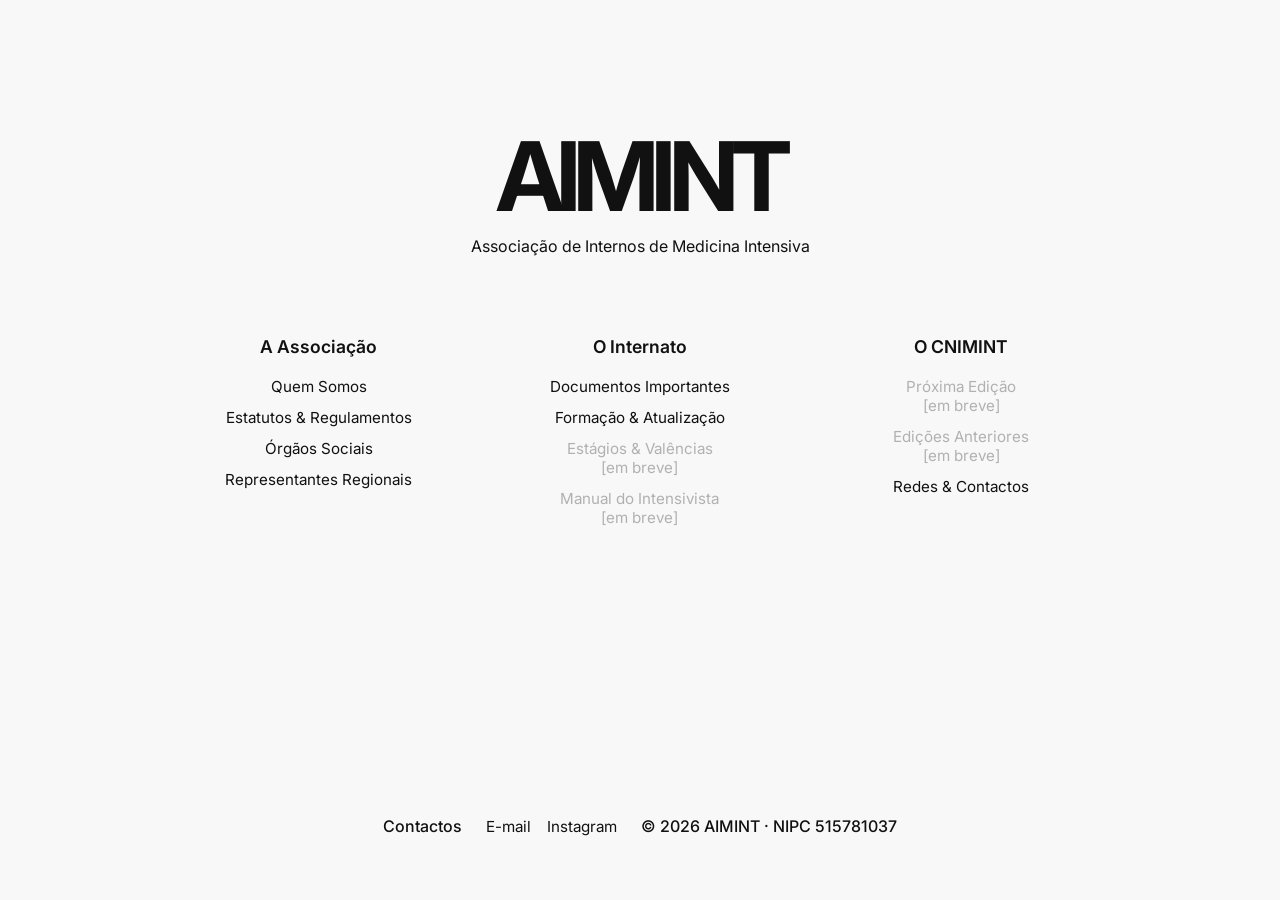
<file: index.html>
<!DOCTYPE html>
<html lang="pt">
<head>
  <meta charset="UTF-8">
  <meta name="viewport" content="width=device-width, initial-scale=1.0">
  <script defer src="https://cloud.umami.is/script.js" data-website-id="1adf2e67-f6cf-457b-86ea-3470784ca4ba"
  data-domains="aimint.pt,www.aimint.pt"
  ></script>
  <title>AIMINT | Associação de Internos de Medicina Intensiva</title>

  <meta
    name="description"
    content="Associação de Internos de Medicina Intensiva. Representamos os internos de Medicina Intensiva em Portugal e promovemos a excelência da sua formação."
  >

  <meta name="author" content="AIMINT">
  <meta name="robots" content="index, follow">

  <link rel="canonical" href="https://aimint.pt/">
  <link rel="icon" type="image/png" href="/images/favicon.png">

  <meta property="og:type" content="website">
  <meta property="og:title" content="AIMINT | Associação de Internos de Medicina Intensiva">
  <meta
    property="og:description"
    content="Representamos os internos de Medicina Intensiva em Portugal e promovemos a excelência da sua formação."
  >
  <meta property="og:url" content="https://aimint.pt/">
  <meta property="og:site_name" content="AIMINT">
  <meta property="og:image" content="https://aimint.pt/images/socialsharing.png">
  <meta property="og:image:width" content="1200">
  <meta property="og:image:height" content="630">

  <meta name="twitter:card" content="summary_large_image">
  <meta
    name="twitter:title"
    content="AIMINT | Associação de Internos de Medicina Intensiva"
  >
  <meta
    name="twitter:description"
    content="Representamos os internos de Medicina Intensiva em Portugal e promovemos a excelência da sua formação."
  >
  <meta name="twitter:image" content="https://aimint.pt/images/socialsharing.png">

  <link rel="preconnect" href="https://fonts.googleapis.com">
  <link rel="preconnect" href="https://fonts.gstatic.com" crossorigin>
  <link href="https://fonts.googleapis.com/css2?family=Inter:wght@400;500;600;700&display=swap" rel="stylesheet">

  <link rel="stylesheet" href="style.css">
</head>


<body>

  <header>
    <h1>AIMINT</h1>
    <p>Associação de Internos de Medicina Intensiva</p>
  </header>

  <main>
    <section>
      <h2>A Associação</h2>

      <nav>
        <a href="/pages/associacao/about_us.html">Quem Somos</a>
        <a href="/pages/associacao/estatutos.html">Estatutos & Regulamentos</a>
        <a href="/pages/associacao/team.html">Órgãos Sociais</a>
        <a href="/pages/associacao/representation.html">Representantes Regionais</a>
      </nav>
    </section>  

    <section>
      <h2>O Internato</h2>
      
      <nav>
        <a href="/pages/internato/documents.html">Documentos Importantes</a>
        <a href="/pages/internato/education.html">Formação & Atualização</a>
        <a style="opacity:0.3" href="#">Estágios & Valências<br>[em breve]</a>
        <a style="opacity:0.3" href="#">Manual do Intensivista<br>[em breve]</a>
      </nav>
    </section>

    <section>
      <h2>O CNIMINT</h2>

      <nav>
        <a style="opacity:0.3" href="#">Próxima Edição<br>[em breve]</a>
        <a style="opacity:0.3" href="#">Edições Anteriores<br>[em breve]</a>
        <a href="https://linktr.ee/cnimint?utm_source=website" rel="noopener" data-umami-event="cnimint" data-umami-event-event="linktree_click">Redes & Contactos</a>
      </nav>
    </section>
  </main>

<footer>
  <p>Contactos</p>

  <div class="socials">
    <a href="mailto:aimintensiva@gmail.com" data-umami-event="contact_click" data-umami-event-method="email">E-mail</a>
    <a href="https://www.instagram.com/aimintensiva?utm_source=website" data-umami-event="contact_click" data-umami-event-method="instagram">Instagram</a>
  </div>

  <p class="copyright">© 2026 AIMINT · NIPC 515781037</p>
</footer>

</body>
</html>
</file>
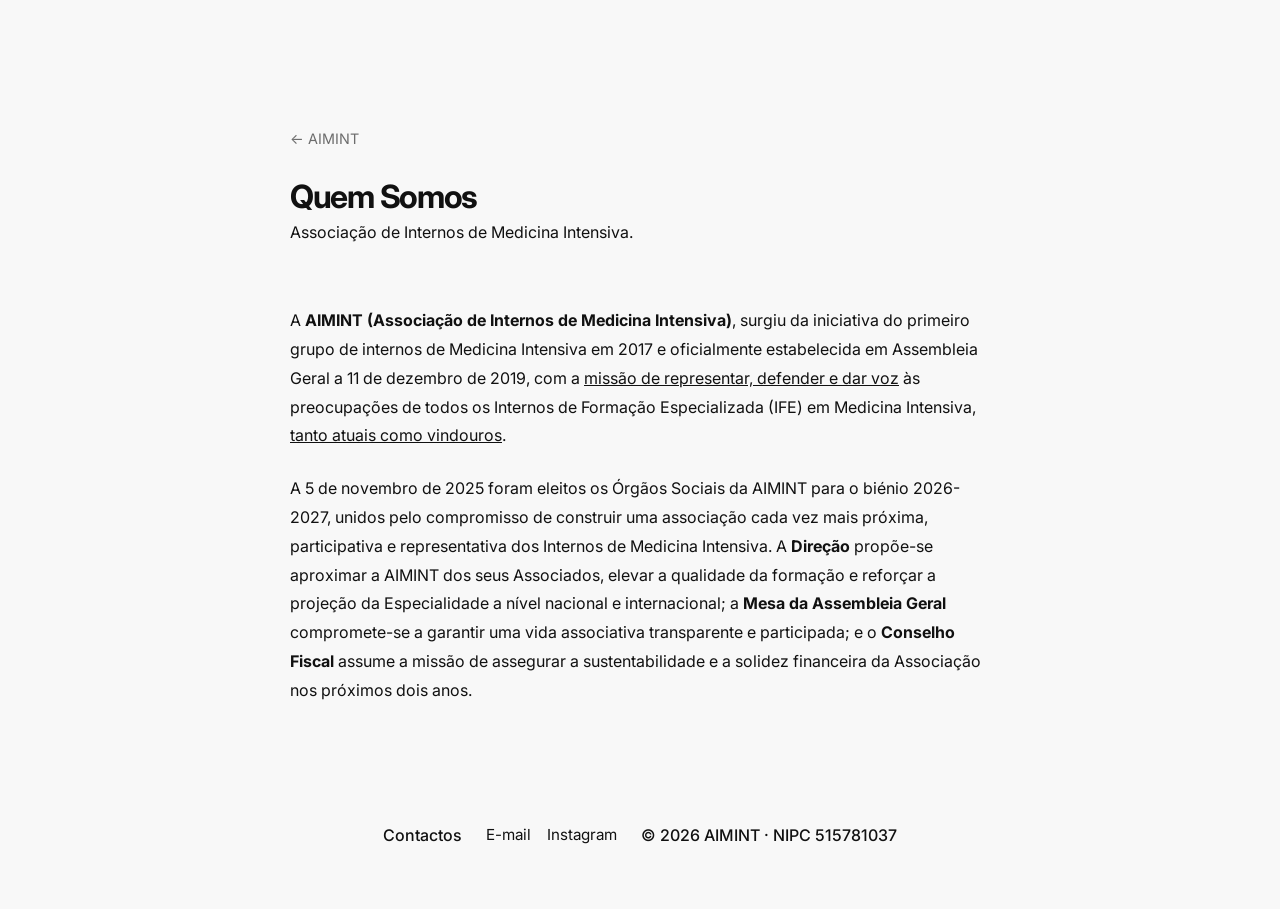
<file: pages/associacao/about_us.html>
<!DOCTYPE html>
<html lang="pt">
<head>
  <script defer src="https://cloud.umami.is/script.js" data-website-id="1adf2e67-f6cf-457b-86ea-3470784ca4ba"
  data-domains="aimint.pt,www.aimint.pt"
  ></script>
  <meta charset="UTF-8">
  <meta name="viewport" content="width=device-width, initial-scale=1.0">

  <title>Quem Somos | AIMINT</title>

  <meta
    name="description"
    content="A AIMINT, pela representação e defesa dos internos de Medicina Intensiva em Portugal."
  >

  <meta name="author" content="AIMINT">
  <meta name="robots" content="index, follow">

  <link rel="canonical" href="https://aimint.pt/pages/associacao/about_us.html">
  <link rel="icon" type="image/png" href="/images/favicon.png">

  <meta property="og:type" content="website">
  <meta property="og:title" content="Quem Somos | AIMINT">
  <meta
    property="og:description"
    content="A AIMINT, pela representação e defesa dos internos de Medicina Intensiva em Portugal."
  >
  <meta property="og:url" content="https://aimint.pt/pages/associacao/about_us.html">
  <meta property="og:site_name" content="AIMINT">
  <meta property="og:image" content="https://aimint.pt/images/socialsharing.png">
  <meta property="og:image:width" content="1200">
  <meta property="og:image:height" content="630">

  <meta name="twitter:card" content="summary_large_image">
  <meta name="twitter:title" content="Quem Somos | AIMINT">
  <meta
    name="twitter:description"
    content="A AIMINT, pela representação e defesa dos internos de Medicina Intensiva em Portugal."
  >
  <meta name="twitter:image" content="https://aimint.pt/images/socialsharing.png">

  <link rel="preconnect" href="https://fonts.googleapis.com">
  <link rel="preconnect" href="https://fonts.gstatic.com" crossorigin>
  <link href="https://fonts.googleapis.com/css2?family=Inter:wght@400;500;600;700&display=swap" rel="stylesheet">

  <link rel="stylesheet" href="../../style.css">
</head>
<body>

  <header class="page-header">
    <a class="back-link" href="../../index.html">← AIMINT</a>

    <h2>Quem Somos</h2>

    <p>
      Associação de Internos de Medicina Intensiva.
    </p>
  </header>

  <main class="page-content">

    <section>
      <p>
        A <b>AIMINT (Associação de Internos de Medicina Intensiva)</b>, surgiu da iniciativa do primeiro grupo de internos de Medicina Intensiva em 2017 e oficialmente estabelecida em Assembleia Geral a 11 de dezembro de 2019, com a <u>missão de representar, defender e dar voz</u> às preocupações de todos os Internos de Formação Especializada (IFE) em Medicina Intensiva, <u>tanto atuais como vindouros</u>.
      </p>

      <p>A 5 de novembro de 2025 foram eleitos os Órgãos Sociais da AIMINT para o biénio 2026-2027,
unidos pelo compromisso de construir uma associação cada vez mais próxima, participativa e
representativa dos Internos de Medicina Intensiva. A <strong>Direção</strong> propõe-se
aproximar a AIMINT dos seus Associados, elevar a qualidade da formação e reforçar a projeção da
Especialidade a nível nacional e internacional; a <strong>Mesa da Assembleia Geral</strong>
compromete-se a garantir uma vida associativa transparente e participada; e o
<strong>Conselho Fiscal</strong> assume a missão de assegurar a sustentabilidade e a solidez
financeira da Associação nos próximos dois anos.</p>
    </section>

  </main>

<footer>
  <p>Contactos</p>

  <div class="socials">
    <a href="mailto:aimintensiva@gmail.com" data-umami-event="contact_click"
  data-umami-event-method="email">E-mail</a>
    <a href="https://www.instagram.com/aimintensiva?utm_source=website" data-umami-event="contact_click"
  data-umami-event-method="instagram">Instagram</a>
  </div>

  <p class="copyright">© 2026 AIMINT · NIPC 515781037</p>
</footer>

</body>
</html>
</file>
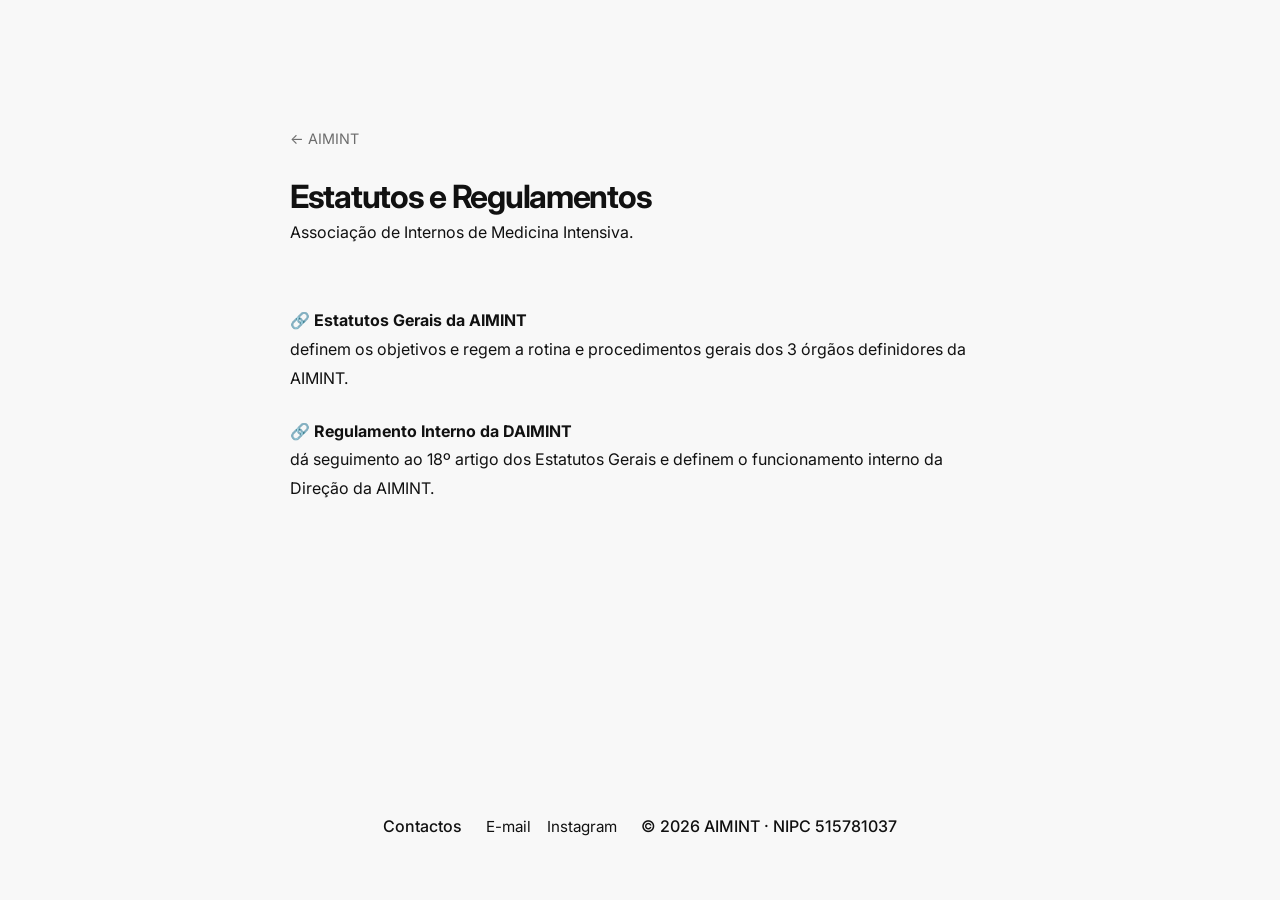
<file: pages/associacao/estatutos.html>
<!DOCTYPE html>
<html lang="pt">
<head>
  <script defer src="https://cloud.umami.is/script.js" data-website-id="1adf2e67-f6cf-457b-86ea-3470784ca4ba"
  data-domains="aimint.pt,www.aimint.pt"
  ></script>
  <meta charset="UTF-8">
  <meta name="viewport" content="width=device-width, initial-scale=1.0">

  <title>Estatutos e Regulamentos | AIMINT</title>

  <meta
    name="description"
    content="Estatutos e regulamentos da AIMINT — Associação dos Internos de Medicina Intensiva."
  >

  <meta name="author" content="AIMINT">
  <meta name="robots" content="index, follow">

  <link rel="canonical" href="https://aimint.pt/pages/associacao/estatutos.html">
  <link rel="icon" type="image/png" href="/images/favicon.png">

  <meta property="og:type" content="website">
  <meta property="og:title" content="Estatutos e Regulamentos | AIMINT">
  <meta
    property="og:description"
    content="Estatutos e regulamentos da AIMINT — Associação dos Internos de Medicina Intensiva."
  >
  <meta property="og:url" content="https://aimint.pt/pages/associacao/estatutos.html">
  <meta property="og:site_name" content="AIMINT">
  <meta property="og:image" content="https://aimint.pt/images/socialsharing.png">
  <meta property="og:image:width" content="1200">
  <meta property="og:image:height" content="630">

  <meta name="twitter:card" content="summary_large_image">
  <meta name="twitter:title" content="Estatutos e Regulamentos | AIMINT">
  <meta
    name="twitter:description"
    content="Estatutos e regulamentos da AIMINT — Associação dos Internos de Medicina Intensiva."
  >
  <meta name="twitter:image" content="https://aimint.pt/images/socialsharing.png">

  <link rel="preconnect" href="https://fonts.googleapis.com">
  <link rel="preconnect" href="https://fonts.gstatic.com" crossorigin>
  <link href="https://fonts.googleapis.com/css2?family=Inter:wght@400;500;600;700&display=swap" rel="stylesheet">

  <link rel="stylesheet" href="../../style.css">
</head>
<body>

  <header class="page-header">
    <a class="back-link" href="../../index.html">← AIMINT</a>

    <h2>Estatutos e Regulamentos</h2>

    <p>
      Associação de Internos de Medicina Intensiva.
    </p>
  </header>

  <main class="page-content">

    <section>
        <p>
            <a style="font-weight: bold;" href="/files/Estatutos_AIMINT.pdf" data-umami-event="document_download" data-umami-event-document="estatutos_aimint"data-umami-event-category="associacao">🔗 Estatutos Gerais da AIMINT</a><br>definem os objetivos e regem a rotina e procedimentos gerais dos 3 órgãos definidores da AIMINT. 
        </p>
        <p>
            <a style="font-weight: bold;" href="/files/regulamento_interno_DAIMINT.pdf" data-umami-event="document_download" data-umami-event-document="regulamento_interno_daimint" data-umami-event-category="associacao">🔗 Regulamento Interno da DAIMINT </a><br>dá seguimento ao 18º artigo dos Estatutos Gerais e definem o funcionamento interno da Direção da AIMINT. 
        </p>
    </section>

  </main>

  <footer>
  <p>Contactos</p>

  <div class="socials">
    <a href="mailto:aimintensiva@gmail.com" data-umami-event="contact_click" data-umami-event-method="email">E-mail</a>
    <a href="https://www.instagram.com/aimintensiva?utm_source=website" data-umami-event="contact_click" data-umami-event-method="instagram">Instagram</a>
  </div>

  <p class="copyright">© 2026 AIMINT · NIPC 515781037</p>
</footer>

</body>
</html>
</file>
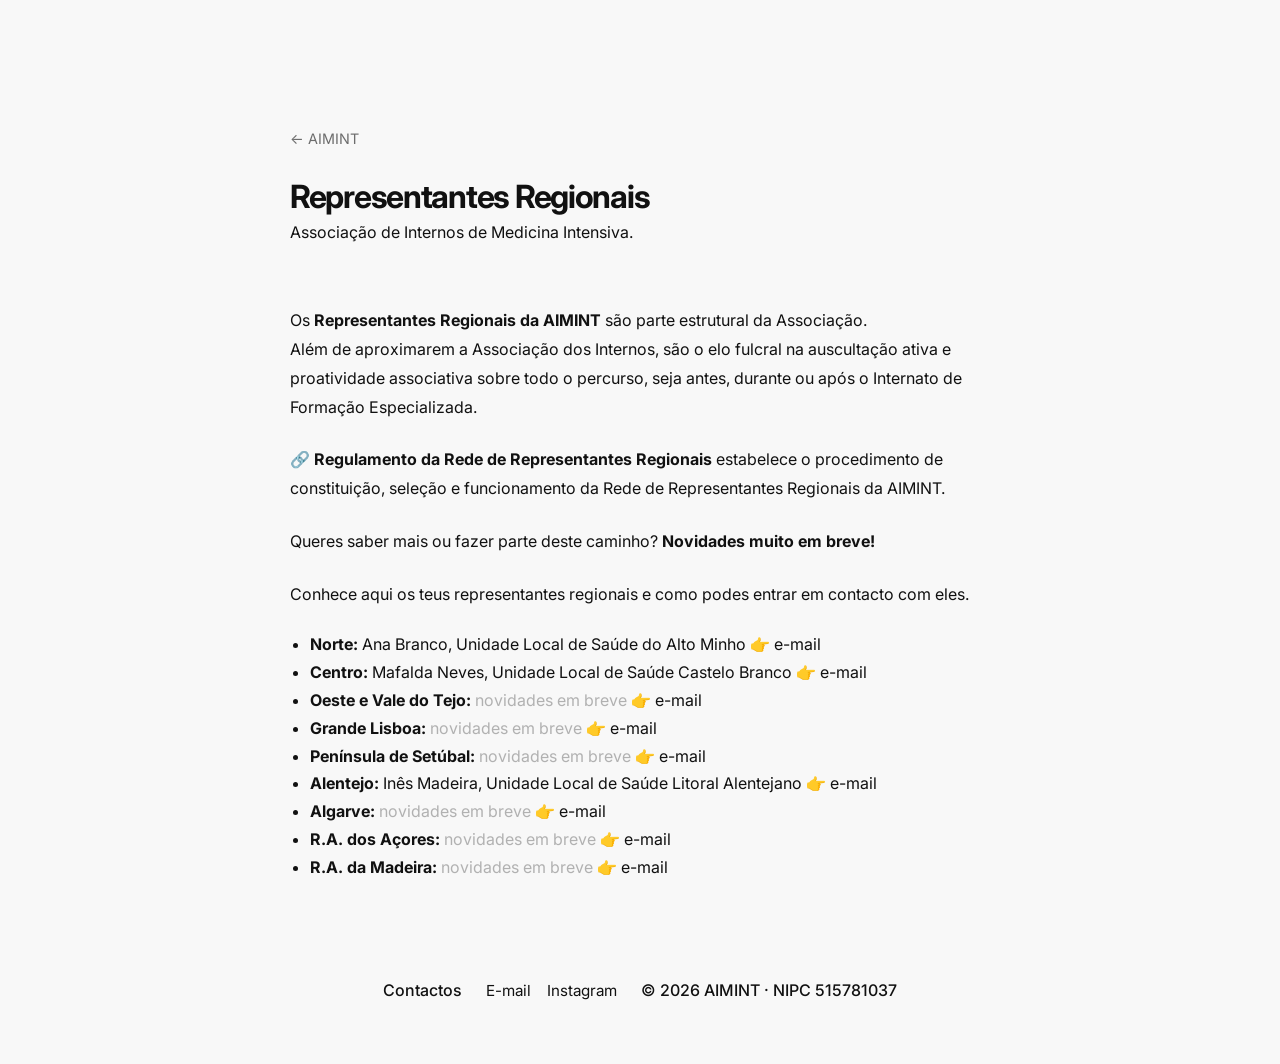
<file: pages/associacao/representation.html>
<!DOCTYPE html>
<html lang="pt">
<head>
  <script defer src="https://cloud.umami.is/script.js" data-website-id="1adf2e67-f6cf-457b-86ea-3470784ca4ba"
  data-domains="aimint.pt,www.aimint.pt"
  ></script>
  <meta charset="UTF-8">
  <meta name="viewport" content="width=device-width, initial-scale=1.0">

  <title>Representantes Regionais | AIMINT</title>

  <meta
    name="description"
    content="Os representantes regionais da AIMINT, responsáveis por assegurar a ligação entre a associação e os internos de Medicina Intensiva em Portugal."
  >

  <meta name="author" content="AIMINT">
  <meta name="robots" content="index, follow">

  <link rel="canonical" href="https://aimint.pt/pages/associacao/representation.html">
  <link rel="icon" type="image/png" href="/images/favicon.png">

  <meta property="og:type" content="website">
  <meta property="og:title" content="Representantes Regionais | AIMINT">
  <meta
    property="og:description"
    content="Os representantes regionais da AIMINT, responsáveis por assegurar a ligação entre a associação e os internos de Medicina Intensiva em Portugal."
  >
  <meta property="og:url" content="https://aimint.pt/pages/associacao/representation.html">
  <meta property="og:site_name" content="AIMINT">
  <meta property="og:image" content="https://aimint.pt/images/socialsharing.png">
  <meta property="og:image:width" content="1200">
  <meta property="og:image:height" content="630">

  <meta name="twitter:card" content="summary_large_image">
  <meta name="twitter:title" content="Representantes Regionais | AIMINT">
  <meta
    name="twitter:description"
    content="Os representantes regionais da AIMINT, responsáveis por assegurar a ligação entre a associação e os internos de Medicina Intensiva em Portugal."
  >
  <meta name="twitter:image" content="https://aimint.pt/images/socialsharing.png">

  <link rel="preconnect" href="https://fonts.googleapis.com">
  <link rel="preconnect" href="https://fonts.gstatic.com" crossorigin>
  <link href="https://fonts.googleapis.com/css2?family=Inter:wght@400;500;600;700&display=swap" rel="stylesheet">

  <link rel="stylesheet" href="../../style.css">
</head>
<body>

  <header class="page-header">
    <a class="back-link" href="../../index.html">← AIMINT</a>

    <h2>Representantes Regionais</h2>

    <p>
      Associação de Internos de Medicina Intensiva.
    </p>
  </header>

  <main class="page-content">

    <section>
      <p>
        Os <b>Representantes Regionais da AIMINT</b> são parte estrutural da Associação. <br>
        Além de aproximarem a Associação dos Internos, são o elo fulcral na auscultação ativa e proatividade associativa sobre todo o percurso, seja antes, durante ou após o Internato de Formação Especializada.
      </p>
      <p>
            <a style="font-weight: bold;" href="/files/regulamento_regionais_2026.pdf" data-umami-event="document_download" data-umami-event-document="regulamento_regionais_aimint"data-umami-event-category="regionais">🔗 Regulamento da Rede de
Representantes Regionais</a> esta­belece o procedimento de constituição, seleção e funcionamento da Rede de Representantes Regionais da AIMINT. 
        </p>
      <p>
        Queres saber mais ou fazer parte deste caminho? <b>Novidades muito em breve!</b> <!-- Clica <a style="font-weight: bold;" href="#">neste link</a> -->
      </p>
    </section>
    <section>
        <p>Conhece aqui os teus representantes regionais e como podes entrar em contacto com eles.</p>
      <ul>
        <li><b>Norte:</b> Ana Branco, Unidade Local de Saúde do Alto Minho 👉 <a href="mailto:4633@ulsam.min-saude.pt" data-umami-event="repnorte_contact_click" data-umami-event-method="email">e-mail</a> </li>
        <li><b>Centro:</b> Mafalda Neves, Unidade Local de Saúde Castelo Branco 👉 <a href="mailto:mafalda.neves@ulscb.min-saude.pt" data-umami-event="repcentro_contact_click" data-umami-event-method="email">e-mail</a> </li>
        <li><b>Oeste e Vale do Tejo:</b> <span style="opacity:0.3">novidades em breve</span> 👉 <a href="mailto:aimintensiva@gmail.com" data-umami-event="repoestetejo_contact_click" data-umami-event-method="email">e-mail</a></li>
        <li><b>Grande Lisboa:</b> <span style="opacity:0.3">novidades em breve</span> 👉 <a href="mailto:aimintensiva@gmail.com" data-umami-event="replisboa_contact_click" data-umami-event-method="email">e-mail</a></li>
        <li><b>Península de Setúbal:</b> <span style="opacity:0.3">novidades em breve</span> 👉 <a href="mailto:aimintensiva@gmail.com" data-umami-event="repsetubal_contact_click" data-umami-event-method="email">e-mail</a></li>
        <li><b>Alentejo:</b> Inês Madeira, Unidade Local de Saúde Litoral Alentejano 👉 <a href="mailto:ines.madeira@ulsla.min-saude.pt" data-umami-event="repalentejo_contact_click" data-umami-event-method="email">e-mail</a> </li>
        <li><b>Algarve:</b> <span style="opacity:0.3">novidades em breve</span> 👉 <a href="mailto:aimintensiva@gmail.com" data-umami-event="repsetubal_contact_click" data-umami-event-method="email">e-mail</a></li>
        <li><b>R.A. dos Açores:</b> <span style="opacity:0.3">novidades em breve</span> 👉 <a href="mailto:aimintensiva@gmail.com" data-umami-event="repsetubal_contact_click" data-umami-event-method="email">e-mail</a></li>
        <li><b>R.A. da Madeira:</b> <span style="opacity:0.3">novidades em breve</span> 👉 <a href="mailto:aimintensiva@gmail.com" data-umami-event="repsetubal_contact_click" data-umami-event-method="email">e-mail</a></li>

      </ul>
    </section>

  </main>

<footer>
  <p>Contactos</p>

  <div class="socials">
    <a href="mailto:aimintensiva@gmail.com" data-umami-event="contact_click" data-umami-event-method="email">E-mail</a>
    <a href="https://www.instagram.com/aimintensiva?utm_source=website" data-umami-event="contact_click" data-umami-event-method="instagram">Instagram</a>
  </div>

  <p class="copyright">© 2026 AIMINT · NIPC 515781037</p>
</footer>

</body>
</html>
</file>
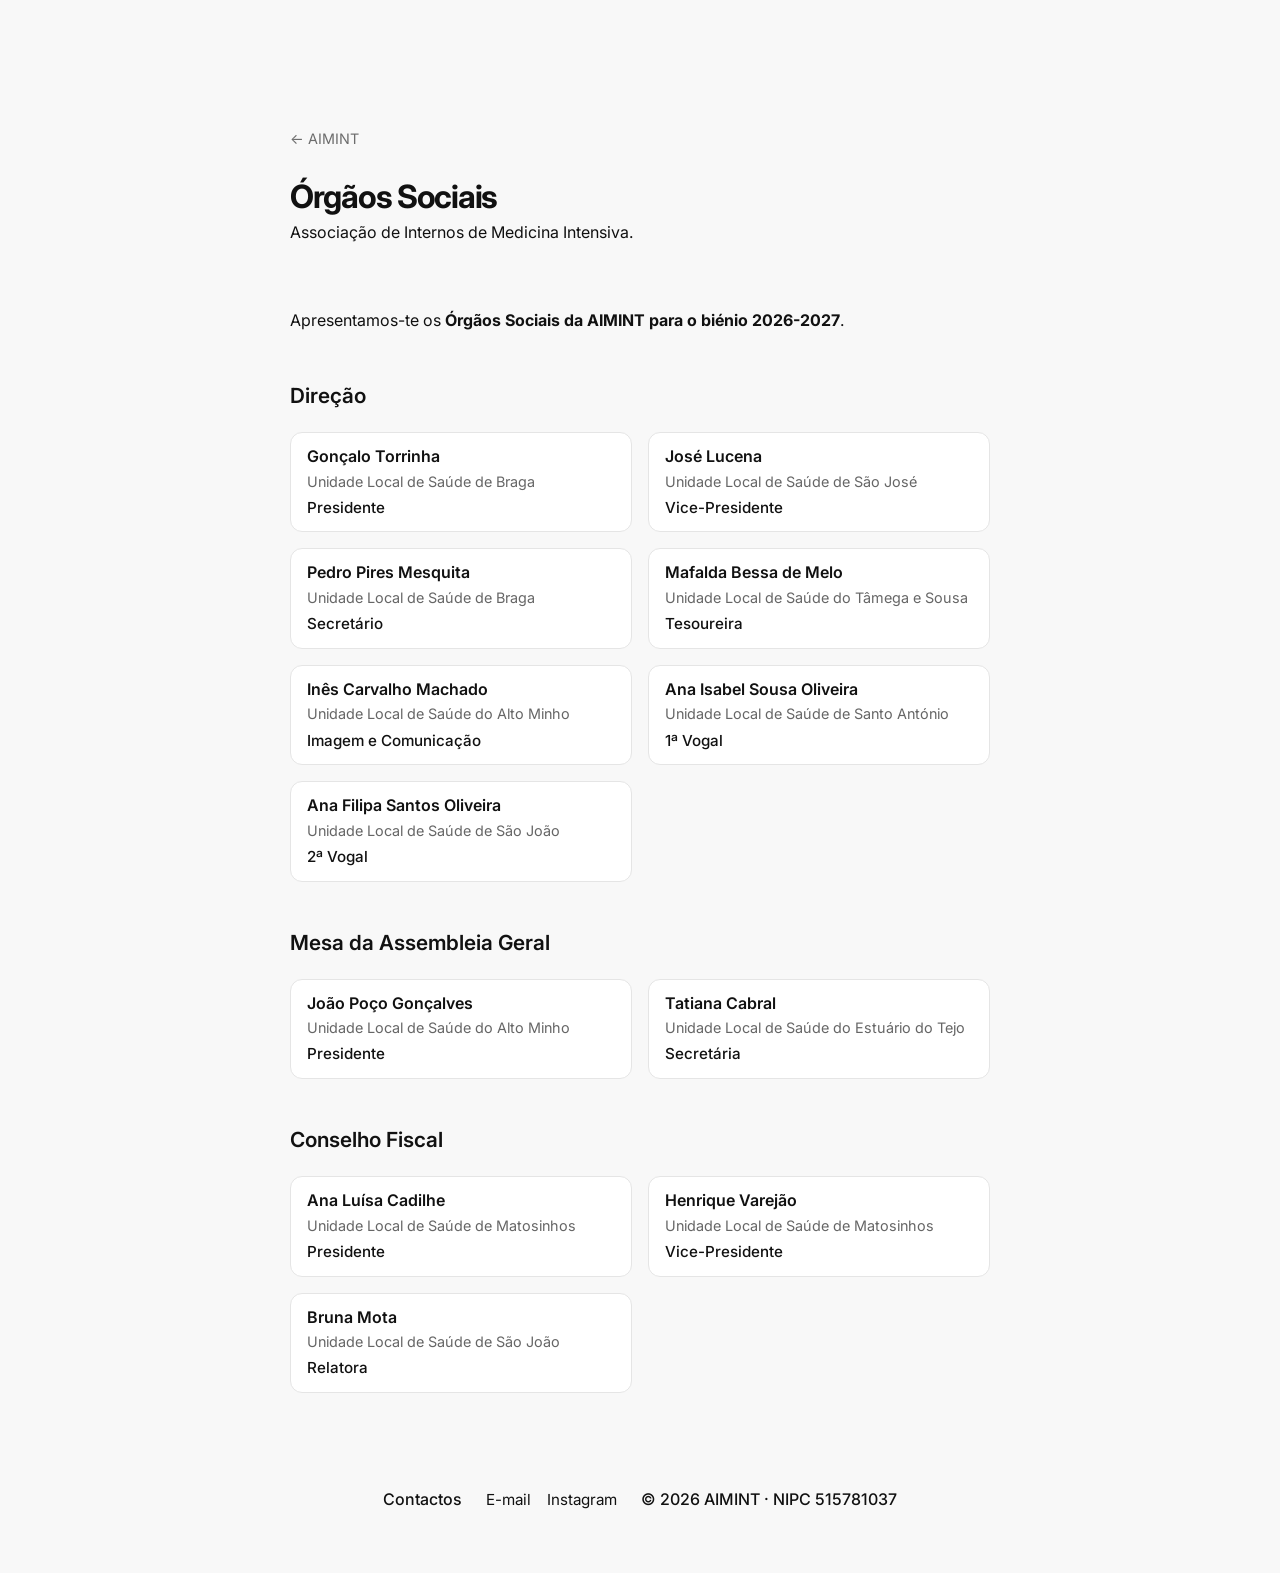
<file: pages/associacao/team.html>
<!DOCTYPE html>
<html lang="pt">
<head>
  <script defer src="https://cloud.umami.is/script.js" data-website-id="1adf2e67-f6cf-457b-86ea-3470784ca4ba"
  data-domains="aimint.pt,www.aimint.pt"
  ></script>
  <meta charset="UTF-8">
  <meta name="viewport" content="width=device-width, initial-scale=1.0">

  <title>Órgãos Sociais | AIMINT</title>

  <meta
    name="description"
    content="Conheça os órgãos sociais da AIMINT e os seus representantes para o mandato em curso."
  >

  <meta name="author" content="AIMINT">
  <meta name="robots" content="index, follow">

  <link rel="canonical" href="https://aimint.pt/pages/associacao/team.html">
  <link rel="icon" type="image/png" href="/images/favicon.png">

  <meta property="og:type" content="website">
  <meta property="og:title" content="Órgãos Sociais | AIMINT">
  <meta
    property="og:description"
    content="Conheça os órgãos sociais da AIMINT e os seus representantes para o mandato em curso."
  >
  <meta property="og:url" content="https://aimint.pt/pages/associacao/team.html">
  <meta property="og:site_name" content="AIMINT">
  <meta property="og:image" content="https://aimint.pt/images/socialsharing.png">
  <meta property="og:image:width" content="1200">
  <meta property="og:image:height" content="630">

  <meta name="twitter:card" content="summary_large_image">
  <meta name="twitter:title" content="Órgãos Sociais | AIMINT">
  <meta
    name="twitter:description"
    content="Conheça os órgãos sociais da AIMINT e os seus representantes para o mandato em curso."
  >
  <meta name="twitter:image" content="https://aimint.pt/images/socialsharing.png">

  <link rel="preconnect" href="https://fonts.googleapis.com">
  <link rel="preconnect" href="https://fonts.gstatic.com" crossorigin>
  <link href="https://fonts.googleapis.com/css2?family=Inter:wght@400;500;600;700&display=swap" rel="stylesheet">

  <link rel="stylesheet" href="../../style.css">
</head>
<body>

  <header class="page-header">
    <a class="back-link" href="../../index.html">← AIMINT</a>

    <h2>Órgãos Sociais</h2>

    <p>
      Associação de Internos de Medicina Intensiva.
    </p>
  </header>

  <main class="page-content">

    <section>
      <p>
       Apresentamos-te os <b>Órgãos Sociais da AIMINT para o biénio 2026-2027</b>.
      </p>
    </section>
    

 <section class="members-section">
  <h3>Direção</h3>

  <div class="members-grid">

    <article class="member-card">
      <!---
        <img
        src="/images/members/torrinha.jpg"
        class="member-photo"
      > -->
      <div class="member-info">
        <h4>Gonçalo Torrinha</h4>
        <span class="affiliation">Unidade Local de Saúde de Braga</span>
        <span class="role">Presidente</span>
      </div>
    </article>
    <article class="member-card">
      <!---
        <img
        src="/images/members/lucena.jpg"
        class="member-photo"
      > -->
      <div class="member-info">
        <h4>José Lucena</h4>
        <span class="affiliation">Unidade Local de Saúde de São José</span>
        <span class="role">Vice-Presidente</span>
      </div>
    </article>
        <article class="member-card">
      <!---
        <img
        src="/images/members/mesquita.jpg"
        class="member-photo"
      > -->
      <div class="member-info">
        <h4>Pedro Pires Mesquita</h4>
        <span class="affiliation">Unidade Local de Saúde de Braga</span>
        <span class="role">Secretário</span>
      </div>
    </article>
    <article class="member-card">
      <!---
        <img
        src="/images/members/mafalda.jpg"
        class="member-photo"
      > -->
      <div class="member-info">
        <h4>Mafalda Bessa de Melo</h4>
        <span class="affiliation">Unidade Local de Saúde do Tâmega e Sousa</span>
        <span class="role">Tesoureira</span>
      </div>
    </article>
    <article class="member-card">
      <!---
        <img
        src="/images/members/gracinda.jpg"
        class="member-photo"
      > -->
      <div class="member-info">
        <h4>Inês Carvalho Machado</h4>
        <span class="affiliation">Unidade Local de Saúde do Alto Minho</span>
        <span class="role">Imagem e Comunicação</span>
      </div>
    </article>
    <article class="member-card">
      <!---
        <img
        src="/images/members/anita.jpg"
        class="member-photo"
      > -->
      <div class="member-info">
        <h4>Ana Isabel Sousa Oliveira</h4>
        <span class="affiliation">Unidade Local de Saúde de Santo António</span>
        <span class="role">1ª Vogal</span>
      </div>
    </article>
    <article class="member-card">
      <!---
        <img
        src="/images/members/filipa.jpg"
        class="member-photo"
      > -->
      <div class="member-info">
        <h4>Ana Filipa Santos Oliveira</h4>
        <span class="affiliation">Unidade Local de Saúde de São João</span>
        <span class="role">2ª Vogal</span>
      </div>
    </article>
  </div>
</section>


 <section class="members-section">
  <h3>Mesa da Assembleia Geral</h3>

  <div class="members-grid">

    <article class="member-card">
      <!---
        <img
        src="/images/members/poco.jpg"
        class="member-photo"
      > -->
      <div class="member-info">
        <h4>João Poço Gonçalves</h4>
        <span class="affiliation">Unidade Local de Saúde do Alto Minho</span>
        <span class="role">Presidente</span>
      </div>
    </article>
    <article class="member-card">
      <!---
        <img
        src="/images/members/tatiana.jpg"
        class="member-photo"
      > -->
      <div class="member-info">
        <h4>Tatiana Cabral</h4>
        <span class="affiliation">Unidade Local de Saúde do Estuário do Tejo</span>
        <span class="role">Secretária</span>
      </div>
    </article>
  </div>
</section>


 <section class="members-section">
  <h3>Conselho Fiscal</h3>

  <div class="members-grid">
    <article class="member-card">
      <!---
        <img
        src="/images/members/cadilhe.jpg"
        class="member-photo"
      > -->
      <div class="member-info">
        <h4>Ana Luísa Cadilhe</h4>
        <span class="affiliation">Unidade Local de Saúde de Matosinhos</span>
        <span class="role">Presidente</span>
      </div>
    </article>
    <article class="member-card">
      <!---
        <img
        src="/images/members/varejao.jpg"
        class="member-photo"
      > -->
      <div class="member-info">
        <h4>Henrique Varejão</h4>
        <span class="affiliation">Unidade Local de Saúde de Matosinhos</span>
        <span class="role">Vice-Presidente</span>
      </div>
    </article>
     <article class="member-card">
      <!---
        <img
        src="/images/members/bruna.jpg"
        class="member-photo"
      > -->
      <div class="member-info">
        <h4>Bruna Mota</h4>
        <span class="affiliation">Unidade Local de Saúde de São João</span>
        <span class="role">Relatora</span>
      </div>
    </article>
  </div>
</section>

  </main>

  <footer>
  <p>Contactos</p>

  <div class="socials">
    <a href="mailto:aimintensiva@gmail.com" data-umami-event="contact_click" data-umami-event-method="email">E-mail</a>
    <a href="https://www.instagram.com/aimintensiva?utm_source=website" data-umami-event="contact_click" data-umami-event-method="instagram">Instagram</a>
  </div>

  <p class="copyright">© 2026 AIMINT · NIPC 515781037</p>
</footer>

</body>
</html>
</file>
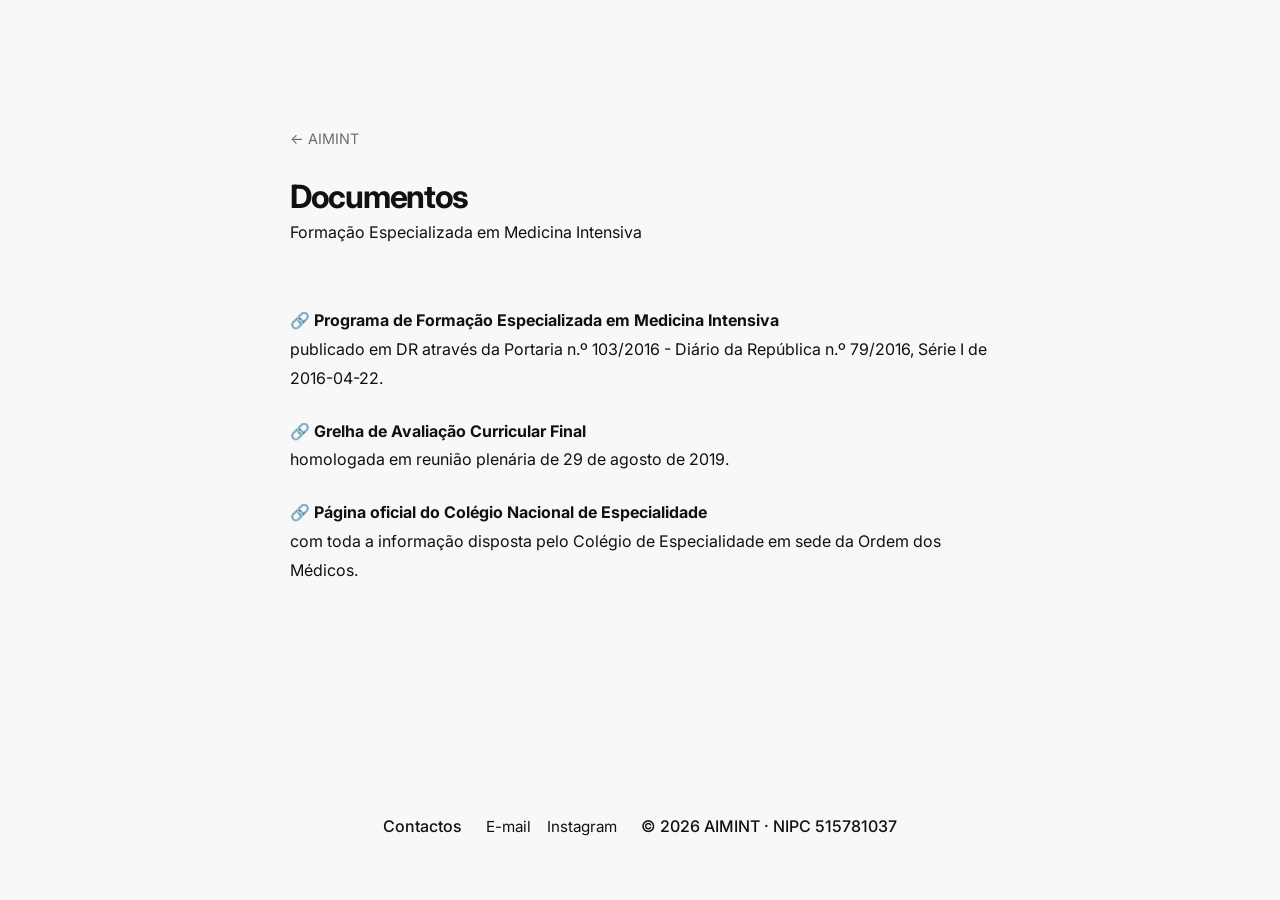
<file: pages/internato/documents.html>
<!DOCTYPE html>
<html lang="pt">
<head>
  <script defer src="https://cloud.umami.is/script.js" data-website-id="1adf2e67-f6cf-457b-86ea-3470784ca4ba"
  data-domains="aimint.pt,www.aimint.pt"
  ></script>
  <meta charset="UTF-8">
  <meta name="viewport" content="width=device-width, initial-scale=1.0">

  <title>Documentos | AIMINT</title>

  <meta
    name="description"
    content="Documentos relevantes para o Internato de Formação Especializada em Medicina Intensiva, incluindo regulamentos, orientações e recursos úteis."
  >

  <meta name="author" content="AIMINT">
  <meta name="robots" content="index, follow">

  <link rel="canonical" href="https://aimint.pt/pages/internato/documents.html">
  <link rel="icon" type="image/png" href="/images/favicon.png">

  <meta property="og:type" content="website">
  <meta property="og:title" content="Documentos | AIMINT">
  <meta
    property="og:description"
    content="Documentos relevantes para o Internato de Formação Especializada em Medicina Intensiva, incluindo regulamentos, orientações e recursos úteis."
  >
  <meta property="og:url" content="https://aimint.pt/pages/internato/documents.html">
  <meta property="og:site_name" content="AIMINT">
  <meta property="og:image" content="https://aimint.pt/images/socialsharing.png">
  <meta property="og:image:width" content="1200">
  <meta property="og:image:height" content="630">

  <meta name="twitter:card" content="summary_large_image">
  <meta name="twitter:title" content="Documentos | AIMINT">
  <meta
    name="twitter:description"
    content="Documentos relevantes para o Internato de Formação Especializada em Medicina Intensiva, incluindo regulamentos, orientações e recursos úteis."
  >
  <meta name="twitter:image" content="https://aimint.pt/images/socialsharing.png">

  <link rel="preconnect" href="https://fonts.googleapis.com">
  <link rel="preconnect" href="https://fonts.gstatic.com" crossorigin>
  <link href="https://fonts.googleapis.com/css2?family=Inter:wght@400;500;600;700&display=swap" rel="stylesheet">

  <link rel="stylesheet" href="../../style.css">
</head>
<body>

  <header class="page-header">
    <a class="back-link" href="../../index.html">← AIMINT</a>

    <h2>Documentos</h2>

    <p>
      Formação Especializada em Medicina Intensiva
    </p>
  </header>

  <main class="page-content">

    <section>
        <p>
            <a 
            style="font-weight: bold;" 
            href="https://ordemdosmedicos.pt/files/pdfs/wmsf-programa-formacao-medicina-intensiva-dr.pdf" 
            data-umami-event="document_download"
            data-umami-event-document="programa_internato"
            data-umami-event-category="internato"
            >🔗 Programa de Formação Especializada em Medicina Intensiva</a><br>publicado em DR através da Portaria n.º 103/2016 - Diário da República n.º 79/2016, Série I de 2016-04-22.
        </p>
        <p>
            <a style="font-weight: bold;" href="https://ordemdosmedicos.pt/files/pdfs/kawn-avaliacao-curricular-final-de-internato-de-formacao-especializada-de-medicina-intensiva-1.pdf" 
            data-umami-event="document_download"
            data-umami-event-document="grelha_avaliacao_curricular"
            data-umami-event-category="internato"
            >🔗 Grelha de Avaliação Curricular Final</a><br>homologada em reunião plenária de 29 de agosto de 2019. 
        </p>
        <p>
            <a style="font-weight: bold;" href="https://ordemdosmedicos.pt/a-ordem/orgaos-tecnicos/colegios/especialidades/medicina-intensiva" 
            data-umami-event="document_download"
            data-umami-event-document="pagina_oficial_colegio"
            data-umami-event-category="internato"
            >🔗 Página oficial do Colégio Nacional de Especialidade</a><br>com toda a informação disposta pelo Colégio de Especialidade em sede da Ordem dos Médicos. 
        </p>
    </section>

  </main>

  <footer>
  <p>Contactos</p>

  <div class="socials">
    <a href="mailto:aimintensiva@gmail.com"data-umami-event="contact_click"
  data-umami-event-method="email">E-mail</a>
    <a href="https://www.instagram.com/aimintensiva?utm_source=website" data-umami-event="contact_click"
  data-umami-event-method="instagram">Instagram</a>
  </div>

  <p class="copyright">© 2026 AIMINT · NIPC 515781037</p>
</footer>

</body>
</html>
</file>
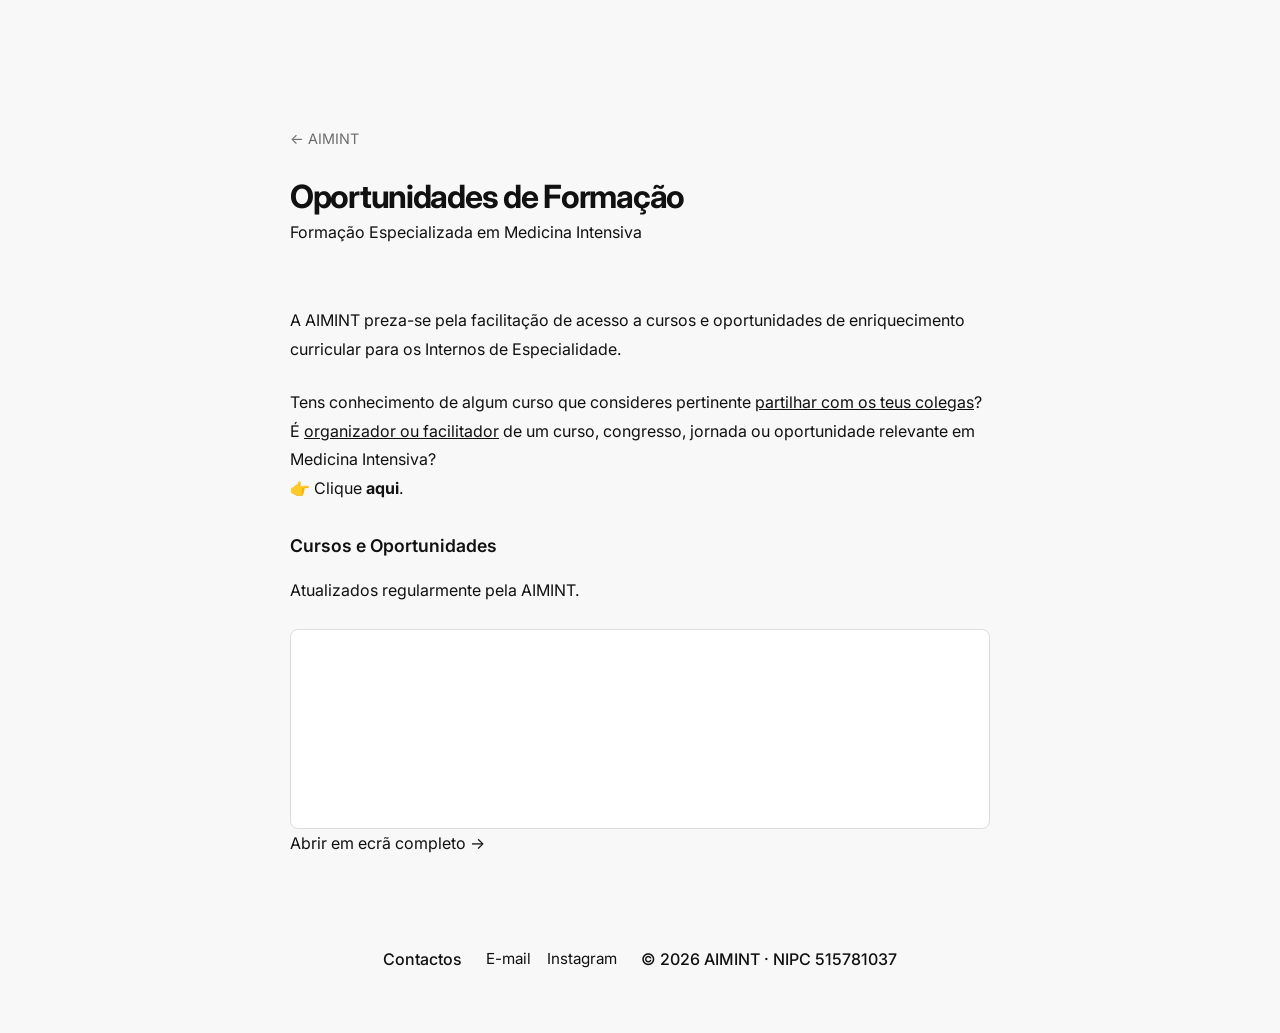
<file: pages/internato/education.html>
<!DOCTYPE html>
<html lang="pt">
<head>
  <script defer src="https://cloud.umami.is/script.js" data-website-id="1adf2e67-f6cf-457b-86ea-3470784ca4ba"
  data-domains="aimint.pt,www.aimint.pt"
  ></script>
  <meta charset="UTF-8">
  <meta name="viewport" content="width=device-width, initial-scale=1.0">

  <title>Formação em Medicina Intensiva | AIMINT</title>

  <meta
    name="description"
    content="Cursos, congressos, webinars e outras oportunidades de formação em Medicina Intensiva."
  >

  <meta name="author" content="AIMINT">
  <meta name="robots" content="index, follow">

  <link rel="canonical" href="https://aimint.pt/pages/internato/education.html">
  <link rel="icon" type="image/png" href="/images/favicon.png">

  <meta property="og:type" content="website">
  <meta property="og:title" content="Formação em Medicina Intensiva | AIMINT">
  <meta
    property="og:description"
    content="Cursos, congressos, webinars e outras oportunidades de formação em Medicina Intensiva."
  >
  <meta property="og:url" content="https://aimint.pt/pages/internato/education.html">
  <meta property="og:site_name" content="AIMINT">
  <meta property="og:image" content="https://aimint.pt/images/socialsharing.png">
  <meta property="og:image:width" content="1200">
  <meta property="og:image:height" content="630">

  <meta name="twitter:card" content="summary_large_image">
  <meta name="twitter:title" content="Formação em Medicina Intensiva | AIMINT">
  <meta
    name="twitter:description"
    content="Cursos, congressos, webinars e outras oportunidades de formação em Medicina Intensiva."
  >
  <meta name="twitter:image" content="https://aimint.pt/images/socialsharing.png">

  <link rel="preconnect" href="https://fonts.googleapis.com">
  <link rel="preconnect" href="https://fonts.gstatic.com" crossorigin>
  <link href="https://fonts.googleapis.com/css2?family=Inter:wght@400;500;600;700&display=swap" rel="stylesheet">

  <link rel="stylesheet" href="../../style.css">
</head>
<body>

  <header class="page-header">
    <a class="back-link" href="../../index.html">← AIMINT</a>

    <h2>Oportunidades de Formação</h2>

    <p>
      Formação Especializada em Medicina Intensiva
    </p>
  </header>

  <main class="page-content">

    <section>
      <p>
        A AIMINT preza-se pela facilitação de acesso a cursos e oportunidades de enriquecimento curricular para os Internos de Especialidade.
        </p>
        <p>
        Tens conhecimento de algum curso que consideres pertinente <u>partilhar com os teus colegas</u>? <br>É <u>organizador ou facilitador</u> de um curso, congresso, jornada ou oportunidade relevante em Medicina Intensiva? <br>👉 Clique <a style="font-weight: bold;" href="https://tally.so/r/LZBjZj" data-umami-event="education_opportunity_click">aqui</a>.
      </p>

     
     <div class="table-container">

  <div class="table-header">
    <h2>Cursos e Oportunidades</h2>
    <p>Atualizados regularmente pela AIMINT.</p>
  </div>

  <iframe src="https://docs.google.com/spreadsheets/d/1_GhAFVzv53E0_xCicDXCep7RxxJv9JiiVW_7w_LiGb4/preview"loading="lazy"></iframe>

  <div class="table-actions">
    <a
      href="https://docs.google.com/spreadsheets/d/1_GhAFVzv53E0_xCicDXCep7RxxJv9JiiVW_7w_LiGb4/preview"
      target="_blank"
      rel="noopener"
      data-umami-event="education_table_click">
      Abrir em ecrã completo →
    </a>
  </div>
  </div>

      
    </section>

  </main>

  <footer>
  <p>Contactos</p>

  <div class="socials">
    <a href="mailto:aimintensiva@gmail.com" data-umami-event="contact_click" data-umami-event-method="email">E-mail</a>
    <a href="https://www.instagram.com/aimintensiva?utm_source=website" data-umami-event="contact_click" data-umami-event-method="instagram">Instagram</a>
  </div>

  <p class="copyright">© 2026 AIMINT · NIPC 515781037</p>
</footer>

</body>
</html>
</file>
<file: style.css>
* {
  margin: 0;
  padding: 0;
  box-sizing: border-box;
}

:root {
  --text: #111111;
  --background: #f8f8f8;
}

body {
  text-align: center;
  min-height: 100vh;
  background: var(--background);
  color: var(--text);

  font-family: "Inter", sans-serif;

  display: flex;
  flex-direction: column;

  padding: 8rem 2rem 4rem;
}

header {
  text-align: center;
  margin-bottom: 5rem;
}

h1 {
  font-size: clamp(3rem, 10vw, 6rem);
  font-weight: 700;
  letter-spacing: -0.08em;
  line-height: 1;
}

header p {
  margin-top: 0.75rem;

  font-size: 1rem;
  font-weight: 400;

  max-width: 28rem;
  margin-left: auto;
  margin-right: auto;
}

main {
  width: 100%;
  max-width: 900px;

  margin: 0 auto;

  display: grid;
  grid-template-columns: repeat(3, 1fr);
  gap: 4rem;
}

section h2 {
  font-size: 1.1rem;
  font-weight: 600;

  margin-bottom: 1.25rem;
}

nav {
  display: flex;
  flex-direction: column;
  gap: 0.75rem;
}

a {
  color: inherit;
  text-decoration: none;

  font-weight: 400;

  transition: opacity 0.2s ease;
}

nav a,
.socials a {
  font-size: 0.95rem;
  font-weight: 400;
}

a:hover {
  opacity: 0.5;
}

footer {
  margin-top: auto;

  display: flex;
  justify-content: center;
  align-items: center;
  gap: 1.5rem;

  padding-top: 6rem;
}

footer p {
  font-weight: 500;
}

.socials {
  display: flex;
  gap: 1rem;
}

@media (max-width: 768px) {
  body {
    padding: 3rem 1.5rem;
  }

  header {
    margin-bottom: 5rem;
  }

  main {
    grid-template-columns: 1fr;
    gap: 3rem;

    text-align: center;
  }

  footer {
    flex-direction: column;
    gap: 1rem;
  }
  
  .members-grid {
    grid-template-columns: 1fr;
  }
}

.page-header {
  width: 100%;
  max-width: 700px;

  margin: 0 auto 4rem;

  text-align: left;
}

.back-link {
  display: inline-block;
  margin-bottom: 2rem;

  font-size: 0.9rem;
  opacity: 0.6;
}

.page-header h2 {
  font-size: 2rem;
  font-weight: 700;
  letter-spacing: -0.04em;
  line-height: 1.1;

  margin-bottom: 0.5rem;
}

.page-header p {
  margin-top: 0.5rem;

  margin-left: 0;
  margin-right: 0;

  max-width: none;

  text-align: left;
}

.page-content {
  width: 100%;
  max-width: 700px;

  margin: 0 auto;

  display: block;   /* important */
  text-align: left;
}

.page-content p {
  line-height: 1.8;
  margin-bottom: 1.5rem;
}
.page-content ul {
  margin-top: 1rem;
  padding-left: 1.25rem; /* controls bullet indentation */
}

.page-content li {
  margin-bottom: 0.35rem; /* spacing between items */
  line-height: 1.4;
}
.table-container {
  width: 100%;
  overflow-x: auto;
  margin-top: 2rem;
}

.table-container iframe {
  width: 100%;
  height: 200px;
  border: 1px solid #ddd;
  border-radius: 8px;
  background: white;
}


.members-section {
  margin-top: 3rem;
}

.members-section h3 {
  margin-bottom: 1.5rem;

  font-size: 1.3rem;
  font-weight: 600;
}

.members-grid {
  display: grid;
  grid-template-columns: repeat(auto-fit, minmax(320px, 1fr));
  gap: 1rem;
}

.member-card {
  display: flex;
  align-items: center;
  gap: 1rem;

  padding: 0.875rem 1rem;

  background: #fff;
  border: 1px solid #e5e5e5;
  border-radius: 12px;
}

.member-photo {
  width: 72px;
  height: 72px;

  object-fit: cover;
  border-radius: 50%;

  flex-shrink: 0;
}

.member-info {
  display: flex;
  flex-direction: column;
  justify-content: center;
  gap: 0.4rem;

  min-width: 0;
}

.member-info h4 {
  margin: 0;

  font-size: 1rem;
  font-weight: 600;
  line-height: 1.2;
}

.member-info .affiliation,
.member-info .role {
  margin: 0;
  gap: 0.6rem;
  line-height: 1.3;
}

.member-info .affiliation {
  font-size: 0.9rem;
  color: #666;
}

.member-info .role {
  font-size: 0.95rem;
  font-weight: 500;
}

@media (max-width: 768px) {
  .members-grid {
    grid-template-columns: 1fr;
  }
}
</file>
